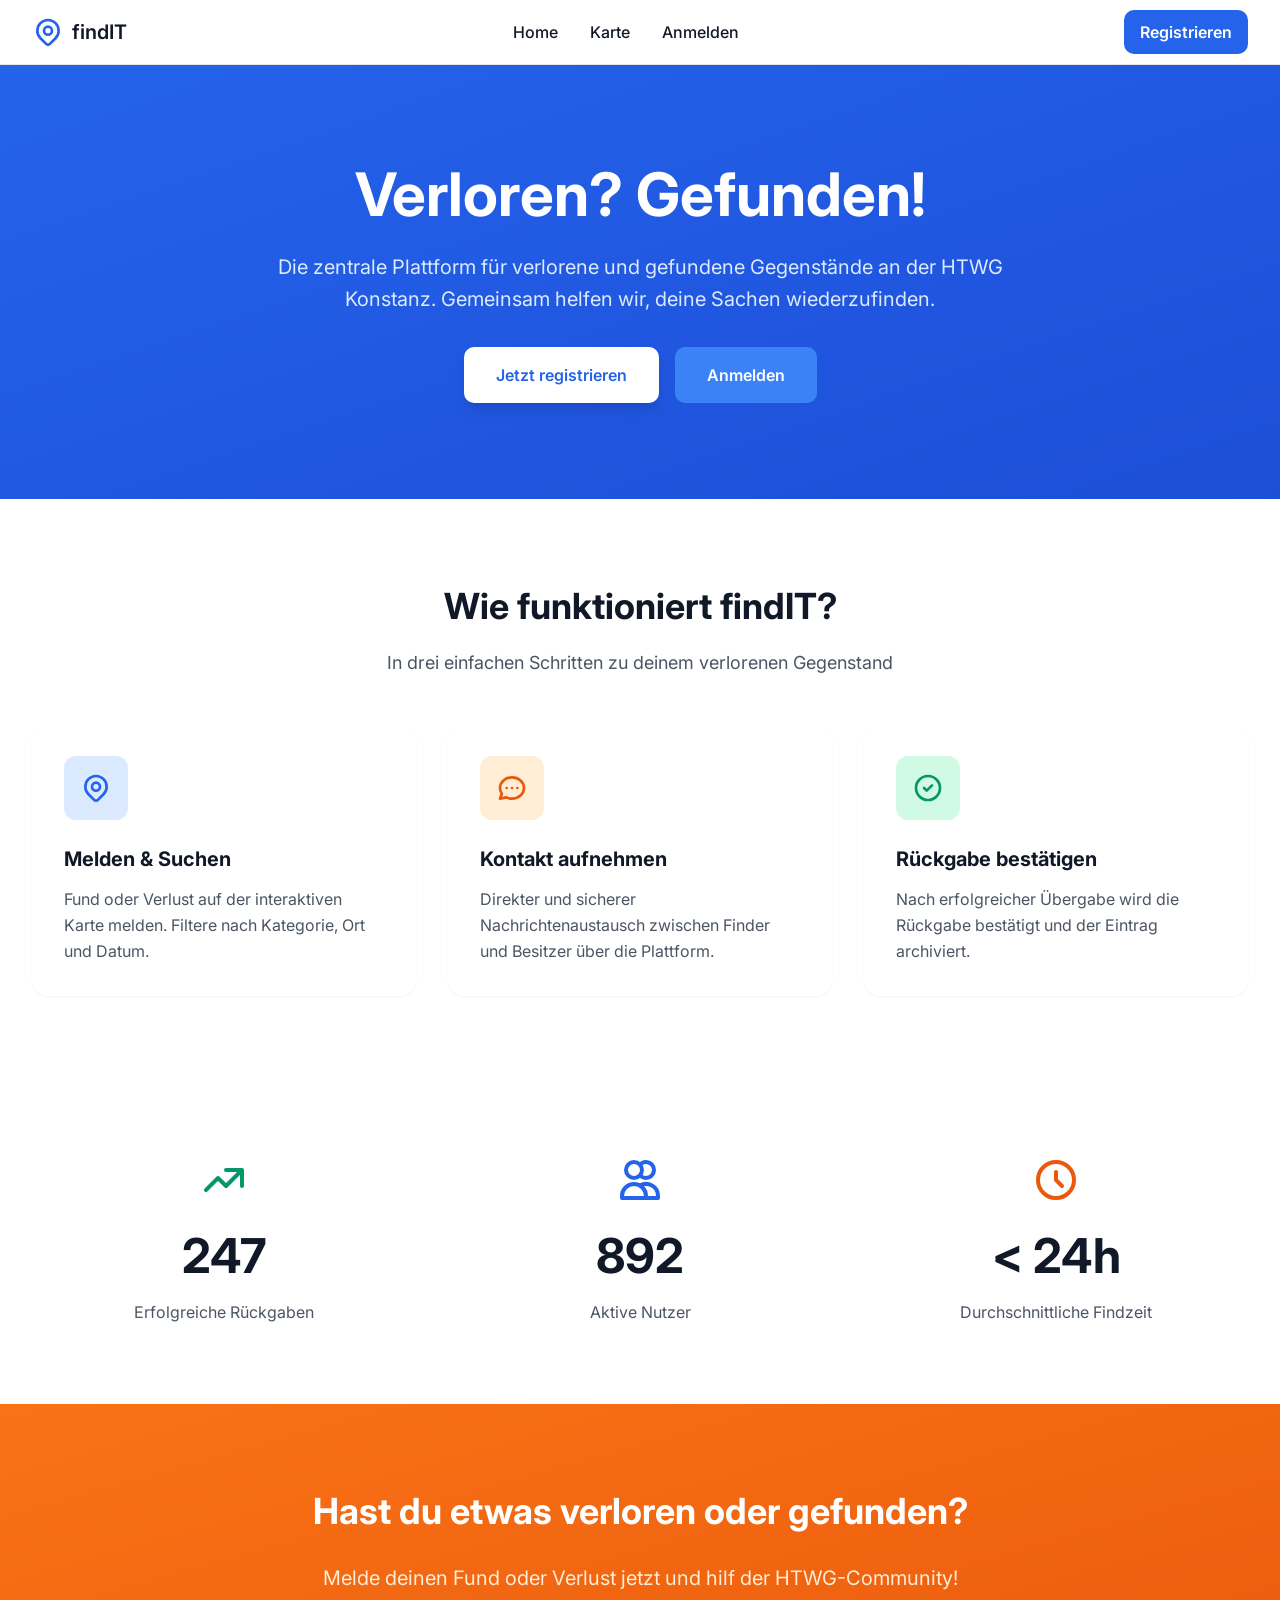
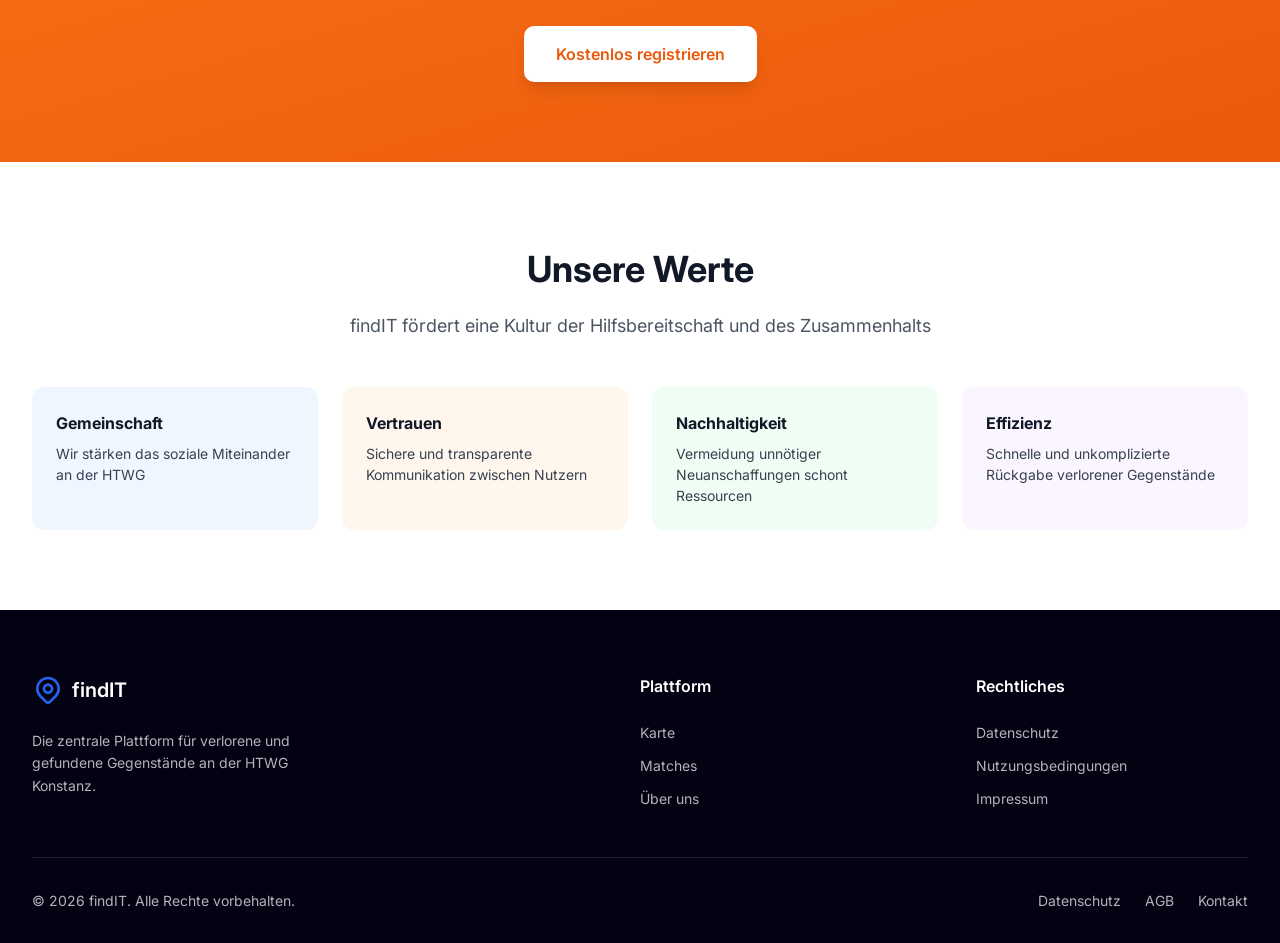
<file: index.html>
<!DOCTYPE html>
<html lang="de">
<head>
  <meta charset="UTF-8">
  <meta name="viewport" content="width=device-width, initial-scale=1.0">
  <title>findIT - Verloren? Gefunden!</title>
  <meta name="description" content="Die zentrale Plattform für verlorene und gefundene Gegenstände an der HTWG Konstanz.">
  <link rel="preconnect" href="https://fonts.googleapis.com">
  <link rel="preconnect" href="https://fonts.gstatic.com" crossorigin>
  <link href="https://fonts.googleapis.com/css2?family=Inter:wght@400;500;600;700&display=swap" rel="stylesheet">
  <link rel="stylesheet" href="style.css">
</head>
<body>
  <!-- Header -->
  <header class="header">
    <div class="container header-container">
      <a href="index.html" class="logo">
        <svg class="logo-icon" fill="none" stroke="currentColor" viewBox="0 0 24 24">
          <path stroke-linecap="round" stroke-linejoin="round" stroke-width="2" d="M17.657 16.657L13.414 20.9a1.998 1.998 0 01-2.827 0l-4.244-4.243a8 8 0 1111.314 0z"/>
          <path stroke-linecap="round" stroke-linejoin="round" stroke-width="2" d="M15 11a3 3 0 11-6 0 3 3 0 016 0z"/>
        </svg>
        <span>findIT</span>
      </a>
      
      <nav class="nav-desktop">
        <a href="index.html" class="nav-link">Home</a>
        <a href="map.html" class="nav-link">Karte</a>
        <a href="matches.html" class="nav-link">Anmelden</a>
      </nav>
      
      <div class="header-actions">
        <a href="register.html" class="btn btn-primary">Registrieren</a>
      </div>
    </div>
  </header>

  <!-- Hero Section -->
  <section class="hero">
    <div class="container hero-container">
      <div class="hero-content">
        <h1 class="hero-title">Verloren? Gefunden!</h1>
        <p class="hero-description">
          Die zentrale Plattform für verlorene und gefundene Gegenstände an der HTWG Konstanz.
          Gemeinsam helfen wir, deine Sachen wiederzufinden.
        </p>
        <div class="hero-actions">
          <a href="register.html" class="btn btn-hero-primary">Jetzt registrieren</a>
          <a href="login.html" class="btn btn-hero-secondary">Anmelden</a>
        </div>
      </div>
    </div>
  </section>

  <!-- Features Section -->
  <section class="features">
    <div class="container">
      <div class="section-header">
        <h2 class="section-title">Wie funktioniert findIT?</h2>
        <p class="section-description">
          In drei einfachen Schritten zu deinem verlorenen Gegenstand
        </p>
      </div>
      
      <div class="features-grid">
        <div class="feature-card">
          <div class="feature-icon feature-icon-blue">
            <svg fill="none" stroke="currentColor" viewBox="0 0 24 24">
              <path stroke-linecap="round" stroke-linejoin="round" stroke-width="2" d="M17.657 16.657L13.414 20.9a1.998 1.998 0 01-2.827 0l-4.244-4.243a8 8 0 1111.314 0z"/>
              <path stroke-linecap="round" stroke-linejoin="round" stroke-width="2" d="M15 11a3 3 0 11-6 0 3 3 0 016 0z"/>
            </svg>
          </div>
          <h3 class="feature-title">Melden & Suchen</h3>
          <p class="feature-description">
            Fund oder Verlust auf der interaktiven Karte melden. Filtere nach Kategorie, Ort und Datum.
          </p>
        </div>

        <div class="feature-card">
          <div class="feature-icon feature-icon-orange">
            <svg fill="none" stroke="currentColor" viewBox="0 0 24 24">
              <path stroke-linecap="round" stroke-linejoin="round" stroke-width="2" d="M8 12h.01M12 12h.01M16 12h.01M21 12c0 4.418-4.03 8-9 8a9.863 9.863 0 01-4.255-.949L3 20l1.395-3.72C3.512 15.042 3 13.574 3 12c0-4.418 4.03-8 9-8s9 3.582 9 8z"/>
            </svg>
          </div>
          <h3 class="feature-title">Kontakt aufnehmen</h3>
          <p class="feature-description">
            Direkter und sicherer Nachrichtenaustausch zwischen Finder und Besitzer über die Plattform.
          </p>
        </div>

        <div class="feature-card">
          <div class="feature-icon feature-icon-green">
            <svg fill="none" stroke="currentColor" viewBox="0 0 24 24">
              <path stroke-linecap="round" stroke-linejoin="round" stroke-width="2" d="M9 12l2 2 4-4m6 2a9 9 0 11-18 0 9 9 0 0118 0z"/>
            </svg>
          </div>
          <h3 class="feature-title">Rückgabe bestätigen</h3>
          <p class="feature-description">
            Nach erfolgreicher Übergabe wird die Rückgabe bestätigt und der Eintrag archiviert.
          </p>
        </div>
      </div>
    </div>
  </section>

  <!-- Stats Section -->
  <section class="stats">
    <div class="container">
      <div class="stats-grid">
        <div class="stat-card">
          <div class="stat-icon stat-icon-green">
            <svg fill="none" stroke="currentColor" viewBox="0 0 24 24">
              <path stroke-linecap="round" stroke-linejoin="round" stroke-width="2" d="M13 7h8m0 0v8m0-8l-8 8-4-4-6 6"/>
            </svg>
          </div>
          <div class="stat-value">247</div>
          <div class="stat-label">Erfolgreiche Rückgaben</div>
        </div>

        <div class="stat-card">
          <div class="stat-icon stat-icon-blue">
            <svg fill="none" stroke="currentColor" viewBox="0 0 24 24">
              <path stroke-linecap="round" stroke-linejoin="round" stroke-width="2" d="M12 4.354a4 4 0 110 5.292M15 21H3v-1a6 6 0 0112 0v1zm0 0h6v-1a6 6 0 00-9-5.197M13 7a4 4 0 11-8 0 4 4 0 018 0z"/>
            </svg>
          </div>
          <div class="stat-value">892</div>
          <div class="stat-label">Aktive Nutzer</div>
        </div>

        <div class="stat-card">
          <div class="stat-icon stat-icon-orange">
            <svg fill="none" stroke="currentColor" viewBox="0 0 24 24">
              <path stroke-linecap="round" stroke-linejoin="round" stroke-width="2" d="M12 8v4l3 3m6-3a9 9 0 11-18 0 9 9 0 0118 0z"/>
            </svg>
          </div>
          <div class="stat-value">&lt; 24h</div>
          <div class="stat-label">Durchschnittliche Findzeit</div>
        </div>
      </div>
    </div>
  </section>

  <!-- CTA Section -->
  <section class="cta">
    <div class="container cta-container">
      <div class="cta-content">
        <h2 class="cta-title">Hast du etwas verloren oder gefunden?</h2>
        <p class="cta-description">
          Melde deinen Fund oder Verlust jetzt und hilf der HTWG-Community!
        </p>
        <a href="register.html" class="btn btn-cta">Kostenlos registrieren</a>
      </div>
    </div>
  </section>

  <!-- Values Section -->
  <section class="values">
    <div class="container">
      <div class="section-header">
        <h2 class="section-title">Unsere Werte</h2>
        <p class="section-description">
          findIT fördert eine Kultur der Hilfsbereitschaft und des Zusammenhalts
        </p>
      </div>
      
      <div class="values-grid">
        <div class="value-card value-card-blue">
          <h3 class="value-title">Gemeinschaft</h3>
          <p class="value-description">Wir stärken das soziale Miteinander an der HTWG</p>
        </div>

        <div class="value-card value-card-orange">
          <h3 class="value-title">Vertrauen</h3>
          <p class="value-description">Sichere und transparente Kommunikation zwischen Nutzern</p>
        </div>

        <div class="value-card value-card-green">
          <h3 class="value-title">Nachhaltigkeit</h3>
          <p class="value-description">Vermeidung unnötiger Neuanschaffungen schont Ressourcen</p>
        </div>

        <div class="value-card value-card-purple">
          <h3 class="value-title">Effizienz</h3>
          <p class="value-description">Schnelle und unkomplizierte Rückgabe verlorener Gegenstände</p>
        </div>
      </div>
    </div>
  </section>

  <!-- Footer -->
  <footer class="footer">
    <div class="container">
      <div class="footer-grid">
        <div class="footer-brand">
          <div class="footer-logo">
            <svg class="footer-logo-icon" fill="none" stroke="currentColor" viewBox="0 0 24 24">
              <path stroke-linecap="round" stroke-linejoin="round" stroke-width="2" d="M17.657 16.657L13.414 20.9a1.998 1.998 0 01-2.827 0l-4.244-4.243a8 8 0 1111.314 0z"/>
              <path stroke-linecap="round" stroke-linejoin="round" stroke-width="2" d="M15 11a3 3 0 11-6 0 3 3 0 016 0z"/>
            </svg>
            <span>findIT</span>
          </div>
          <p class="footer-description">
            Die zentrale Plattform für verlorene und gefundene Gegenstände an der HTWG Konstanz.
          </p>
        </div>

        <div class="footer-section">
          <h4 class="footer-heading">Plattform</h4>
          <div class="footer-links">
            <a href="map.html" class="footer-link">Karte</a>
            <a href="matches.html" class="footer-link">Matches</a>
            <a href="about.html" class="footer-link">Über uns</a>
          </div>
        </div>

        <div class="footer-section">
          <h4 class="footer-heading">Rechtliches</h4>
          <div class="footer-links">
            <a href="privacy.html" class="footer-link">Datenschutz</a>
            <a href="terms.html" class="footer-link">Nutzungsbedingungen</a>
            <a href="imprint.html" class="footer-link">Impressum</a>
          </div>
        </div>
      </div>

      <div class="footer-bottom">
        <div class="footer-bottom-content">
          <p class="footer-copyright">© 2026 findIT. Alle Rechte vorbehalten.</p>
          <div class="footer-bottom-links">
            <a href="privacy.html" class="footer-bottom-link">Datenschutz</a>
            <a href="terms.html" class="footer-bottom-link">AGB</a>
            <a href="contact.html" class="footer-bottom-link">Kontakt</a>
          </div>
        </div>
      </div>
    </div>
  </footer>
</body>
</html>
</file>
<file: style.css>
/* ===================================
   CSS Reset
   =================================== */
*, *::before, *::after {
  margin: 0;
  padding: 0;
  box-sizing: border-box;
}

html {
  font-size: 16px;
  scroll-behavior: smooth;
}

body {
  font-family: 'Inter', -apple-system, BlinkMacSystemFont, 'Segoe UI', Roboto, sans-serif;
  line-height: 1.5;
  color: #111827;
  background-color: #ffffff;
  -webkit-font-smoothing: antialiased;
  -moz-osx-font-smoothing: grayscale;
}

a {
  text-decoration: none;
  color: inherit;
}

svg {
  display: block;
  width: 100%;
  height: 100%;
}

/* ===================================
   Container
   =================================== */
.container {
  width: 100%;
  max-width: 1280px;
  margin: 0 auto;
  padding: 0 16px;
}

@media (min-width: 640px) {
  .container {
    padding: 0 24px;
  }
}

@media (min-width: 1024px) {
  .container {
    padding: 0 32px;
  }
}

/* ===================================
   Header & Navigation
   =================================== */
.header {
  position: sticky;
  top: 0;
  z-index: 50;
  background-color: rgba(255, 255, 255, 0.8);
  backdrop-filter: blur(8px);
  border-bottom: 1px solid rgba(0, 0, 0, 0.1);
}

.header-container {
  display: flex;
  align-items: center;
  justify-content: space-between;
  height: 64px;
}

.logo {
  display: flex;
  align-items: center;
  gap: 8px;
  font-weight: 600;
  font-size: 20px;
  color: #111827;
}

.logo-icon {
  width: 32px;
  height: 32px;
  color: #2563EB;
}

.nav-desktop {
  display: none;
  gap: 32px;
}

@media (min-width: 768px) {
  .nav-desktop {
    display: flex;
  }
}

.nav-link {
  color: #111827;
  font-weight: 500;
  transition: color 150ms ease;
}

.nav-link:hover {
  color: #2563EB;
}

.header-actions {
  display: flex;
  align-items: center;
  gap: 16px;
}

/* ===================================
   Buttons
   =================================== */
.btn {
  display: inline-flex;
  align-items: center;
  justify-content: center;
  gap: 8px;
  border-radius: 10px;
  font-weight: 600;
  font-size: 16px;
  cursor: pointer;
  transition: all 200ms ease;
  border: none;
  text-decoration: none;
  white-space: nowrap;
}

.btn-primary {
  padding: 10px 16px;
  background-color: #2563EB;
  color: white;
}

.btn-primary:hover {
  background-color: #1d4ed8;
}

.btn-hero-primary {
  padding: 16px 32px;
  background-color: white;
  color: #2563EB;
  box-shadow: 0 10px 15px -3px rgba(0, 0, 0, 0.1), 0 4px 6px -2px rgba(0, 0, 0, 0.05);
}

.btn-hero-primary:hover {
  background-color: #eff6ff;
}

.btn-hero-secondary {
  padding: 16px 32px;
  background-color: #3b82f6;
  color: white;
}

.btn-hero-secondary:hover {
  background-color: #60a5fa;
}

.btn-cta {
  padding: 16px 32px;
  background-color: white;
  color: #ea580c;
  box-shadow: 0 10px 15px -3px rgba(0, 0, 0, 0.1), 0 4px 6px -2px rgba(0, 0, 0, 0.05);
}

.btn-cta:hover {
  background-color: #fff7ed;
}

/* ===================================
   Hero Section
   =================================== */
.hero {
  background: linear-gradient(to bottom right, #2563EB 0%, #1d4ed8 100%);
  color: white;
}

.hero-container {
  padding: 64px 0;
}

@media (min-width: 640px) {
  .hero-container {
    padding: 96px 0;
  }
}

.hero-content {
  text-align: center;
  max-width: 768px;
  margin: 0 auto;
}

.hero-title {
  font-size: 36px;
  font-weight: 700;
  line-height: 1.1;
  margin-bottom: 24px;
}

@media (min-width: 640px) {
  .hero-title {
    font-size: 48px;
  }
}

@media (min-width: 1024px) {
  .hero-title {
    font-size: 60px;
  }
}

.hero-description {
  font-size: 18px;
  color: #dbeafe;
  margin-bottom: 32px;
  line-height: 1.6;
}

@media (min-width: 640px) {
  .hero-description {
    font-size: 20px;
  }
}

.hero-actions {
  display: flex;
  flex-direction: column;
  gap: 16px;
  align-items: center;
  justify-content: center;
}

@media (min-width: 640px) {
  .hero-actions {
    flex-direction: row;
  }
}

/* ===================================
   Features Section
   =================================== */
.features {
  padding: 64px 0;
}

@media (min-width: 640px) {
  .features {
    padding: 80px 0;
  }
}

.section-header {
  text-align: center;
  margin-bottom: 48px;
}

.section-title {
  font-size: 30px;
  font-weight: 700;
  margin-bottom: 16px;
  color: #111827;
}

@media (min-width: 640px) {
  .section-title {
    font-size: 36px;
  }
}

.section-description {
  font-size: 18px;
  color: #4b5563;
  max-width: 672px;
  margin: 0 auto;
}

.features-grid {
  display: grid;
  gap: 32px;
  grid-template-columns: 1fr;
}

@media (min-width: 768px) {
  .features-grid {
    grid-template-columns: repeat(3, 1fr);
  }
}

.feature-card {
  padding: 32px;
  background-color: white;
  border-radius: 16px;
  box-shadow: 0 1px 2px 0 rgba(0, 0, 0, 0.05);
  transition: box-shadow 200ms ease;
}

.feature-card:hover {
  box-shadow: 0 10px 15px -3px rgba(0, 0, 0, 0.1), 0 4px 6px -2px rgba(0, 0, 0, 0.05);
}

.feature-icon {
  width: 64px;
  height: 64px;
  padding: 16px;
  border-radius: 12px;
  margin-bottom: 24px;
  display: flex;
  align-items: center;
  justify-content: center;
}

.feature-icon-blue {
  background-color: #dbeafe;
  color: #2563EB;
}

.feature-icon-orange {
  background-color: #ffedd5;
  color: #ea580c;
}

.feature-icon-green {
  background-color: #d1fae5;
  color: #059669;
}

.feature-icon svg {
  width: 32px;
  height: 32px;
}

.feature-title {
  font-size: 20px;
  font-weight: 700;
  margin-bottom: 12px;
  color: #111827;
}

.feature-description {
  font-size: 16px;
  color: #4b5563;
  line-height: 1.625;
}

/* ===================================
   Stats Section
   =================================== */
.stats {
  padding: 64px 0;
  background-color: white;
}

@media (min-width: 640px) {
  .stats {
    padding: 80px 0;
  }
}

.stats-grid {
  display: grid;
  gap: 32px;
  grid-template-columns: 1fr;
}

@media (min-width: 768px) {
  .stats-grid {
    grid-template-columns: repeat(3, 1fr);
  }
}

.stat-card {
  text-align: center;
}

.stat-icon {
  width: 48px;
  height: 48px;
  margin: 0 auto 16px;
  display: flex;
  align-items: center;
  justify-content: center;
}

.stat-icon-green {
  color: #059669;
}

.stat-icon-blue {
  color: #2563EB;
}

.stat-icon-orange {
  color: #ea580c;
}

.stat-value {
  font-size: 36px;
  font-weight: 700;
  color: #111827;
  margin-bottom: 8px;
}

@media (min-width: 640px) {
  .stat-value {
    font-size: 48px;
  }
}

.stat-label {
  font-size: 16px;
  color: #4b5563;
}

/* ===================================
   CTA Section
   =================================== */
.cta {
  background: linear-gradient(to bottom right, #f97316 0%, #ea580c 100%);
  color: white;
}

.cta-container {
  padding: 64px 0;
}

@media (min-width: 640px) {
  .cta-container {
    padding: 80px 0;
  }
}

.cta-content {
  text-align: center;
  max-width: 896px;
  margin: 0 auto;
}

.cta-title {
  font-size: 30px;
  font-weight: 700;
  margin-bottom: 24px;
}

@media (min-width: 640px) {
  .cta-title {
    font-size: 36px;
  }
}

.cta-description {
  font-size: 18px;
  color: #ffedd5;
  margin-bottom: 32px;
  line-height: 1.6;
}

@media (min-width: 640px) {
  .cta-description {
    font-size: 20px;
  }
}

/* ===================================
   Values Section
   =================================== */
.values {
  padding: 64px 0;
}

@media (min-width: 640px) {
  .values {
    padding: 80px 0;
  }
}

.values-grid {
  display: grid;
  gap: 24px;
  grid-template-columns: 1fr;
}

@media (min-width: 768px) {
  .values-grid {
    grid-template-columns: repeat(2, 1fr);
  }
}

@media (min-width: 1024px) {
  .values-grid {
    grid-template-columns: repeat(4, 1fr);
  }
}

.value-card {
  padding: 24px;
  border-radius: 12px;
}

.value-card-blue {
  background-color: #eff6ff;
}

.value-card-orange {
  background-color: #fff7ed;
}

.value-card-green {
  background-color: #f0fdf4;
}

.value-card-purple {
  background-color: #faf5ff;
}

.value-title {
  font-size: 16px;
  font-weight: 700;
  color: #111827;
  margin-bottom: 8px;
}

.value-description {
  font-size: 14px;
  color: #374151;
  line-height: 1.5;
}

/* ===================================
   Footer
   =================================== */
.footer {
  background-color: #030213;
  color: rgba(255, 255, 255, 0.9);
  padding: 64px 0 32px;
}

.footer-grid {
  display: grid;
  gap: 48px;
  grid-template-columns: 1fr;
  margin-bottom: 48px;
}

@media (min-width: 768px) {
  .footer-grid {
    grid-template-columns: 2fr 1fr 1fr;
    gap: 64px;
  }
}

.footer-brand {
  display: flex;
  flex-direction: column;
  gap: 16px;
}

.footer-logo {
  display: flex;
  align-items: center;
  gap: 8px;
  font-weight: 600;
  font-size: 20px;
  color: white;
  margin-bottom: 8px;
}

.footer-logo-icon {
  width: 32px;
  height: 32px;
  color: #2563EB;
}

.footer-description {
  font-size: 14px;
  color: rgba(255, 255, 255, 0.7);
  line-height: 1.6;
  max-width: 320px;
}

.footer-section {
  display: flex;
  flex-direction: column;
  gap: 16px;
}

.footer-heading {
  font-size: 16px;
  font-weight: 600;
  color: white;
  margin-bottom: 8px;
}

.footer-links {
  display: flex;
  flex-direction: column;
  gap: 12px;
}

.footer-link {
  font-size: 14px;
  color: rgba(255, 255, 255, 0.7);
  transition: color 150ms ease;
}

.footer-link:hover {
  color: white;
}

.footer-bottom {
  padding-top: 32px;
  border-top: 1px solid rgba(255, 255, 255, 0.1);
}

.footer-bottom-content {
  display: flex;
  flex-direction: column;
  gap: 16px;
  align-items: center;
  text-align: center;
}

@media (min-width: 768px) {
  .footer-bottom-content {
    flex-direction: row;
    justify-content: space-between;
    text-align: left;
  }
}

.footer-copyright {
  font-size: 14px;
  color: rgba(255, 255, 255, 0.7);
}

.footer-bottom-links {
  display: flex;
  gap: 24px;
}

.footer-bottom-link {
  font-size: 14px;
  color: rgba(255, 255, 255, 0.7);
  transition: color 150ms ease;
}

.footer-bottom-link:hover {
  color: white;
}

/* ===================================
   Accessibility
   =================================== */
@media (prefers-reduced-motion: reduce) {
  * {
    animation-duration: 0.01ms !important;
    animation-iteration-count: 1 !important;
    transition-duration: 0.01ms !important;
    scroll-behavior: auto !important;
  }
}

a:focus-visible,
button:focus-visible {
  outline: 2px solid #2563EB;
  outline-offset: 2px;
}
</file>
